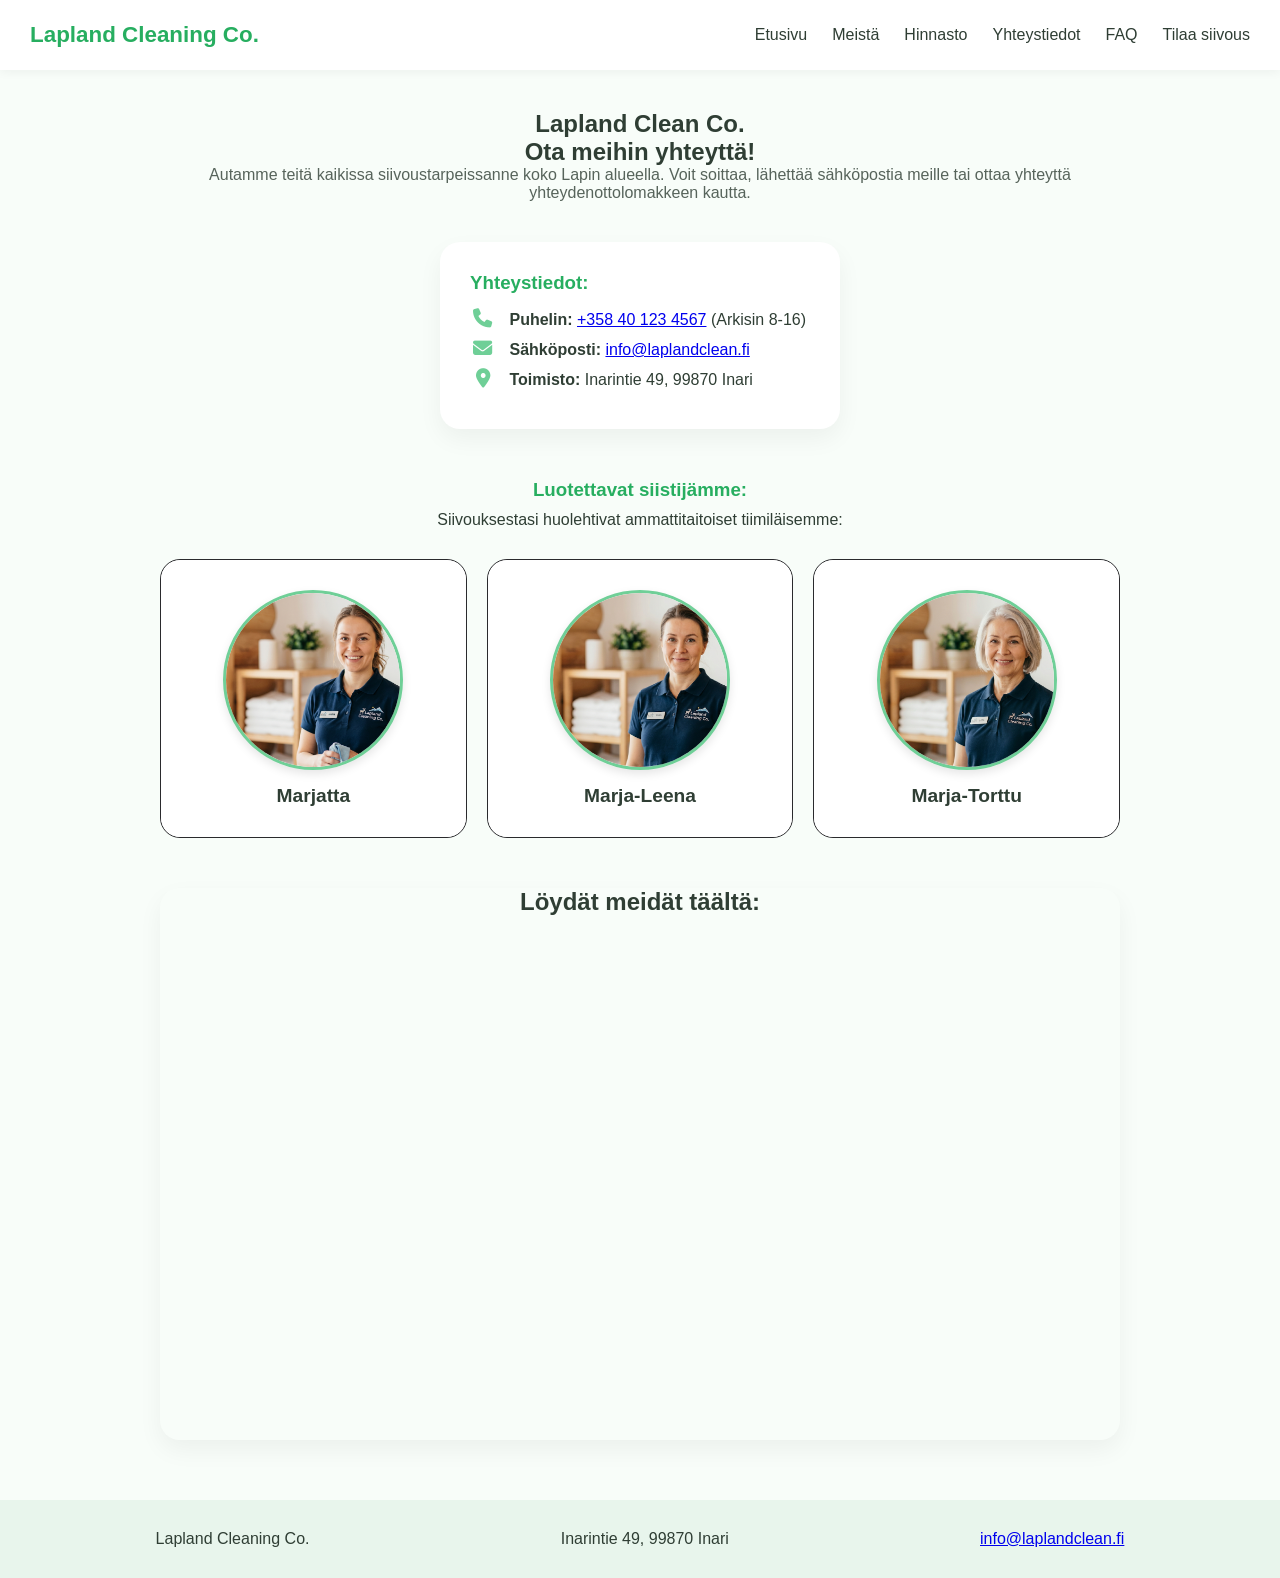
<file: contacts.html>
<!DOCTYPE html>
<html lang="fi">
<head>
  <meta charset="UTF-8">
  <meta name="viewport" content="width=device-width, initial-scale=1.0">
  <title>Yhteystiedot</title>
  <meta name="description" content="Siistijämme palvelevat koko Lapin alueella, edulliset mökki ja muuttosiivouspalvelut Lapissa"> <!--sisällönkuvaus jotta SEO pisteet 100%-->
  <link rel="icon" type="image/x-icon" href="koti.png"> <!--favicon kuvake välilehden reunaan-->
  <link rel="stylesheet" href="https://cdnjs.cloudflare.com/ajax/libs/font-awesome/6.4.0/css/all.min.css">
  <link rel="stylesheet" href="styles.css">

</head>

    <body>
<!--<main class="yhteystiedot">-->
    <header class="site-header">
        <nav class="navbar">
            <div class="logo">Lapland Cleaning Co.</div>

            <input type="checkbox" id="menu-toggle">

            <label for="menu-toggle" class="hamburger">
                <span></span>
                <span></span>
                <span></span>
            </label>

            <ul class="nav-links">
                <li><a href="index.html">Etusivu</a></li>
                <li><a href="info.html">Meistä</a></li>
                <li><a href="hinnasto.html">Hinnasto</a></li>
                <li><a href="contacts.html">Yhteystiedot</a></li>
                <li><a href="faq.html">FAQ</a></li>
                <li><a href="contact_form.html">Tilaa siivous</a></li>
            </ul>
        </nav>
    </header>

<main class="main-contacts">
        <section class="hero-section">
            <h1>Lapland Clean Co.</h1>
            <h2>Ota meihin yhteyttä!</h2>
            <p>Autamme teitä kaikissa siivoustarpeissanne koko Lapin alueella. Voit soittaa, lähettää sähköpostia meille tai ottaa yhteyttä yhteydenottolomakkeen kautta.</p>
        </section>

<section class="contact-details-section">
            <div class="contact-details">
                <h3>Yhteystiedot:</h3>
                <p><i class="fa-solid fa-phone"></i> <strong>Puhelin:</strong> <a href="tel:+358401234567">+358 40 123 4567</a> (Arkisin 8-16)</p>
                <p><i class="fa-solid fa-envelope"></i> <strong>Sähköposti:</strong> <a href="mailto:info@laplandclean.fi">info@laplandclean.fi</a></p>
                <p><i class="fa-solid fa-location-dot"></i> <strong>Toimisto:</strong> Inarintie 49, 99870 Inari</p>
            </div>
        </section>

        <section class="cleaners-section">
            <h3>Luotettavat siistijämme:</h3>
            <p>Siivouksestasi huolehtivat ammattitaitoiset tiimiläisemme:</p>
            
            <div class="cleaners-grid">
                <div class="cleaner-card">
                    <img src="marjatta2.jpg" alt="Siistijä Marjatta" class="cleaner-img" loading="lazy">
                    <h4>Marjatta</h4>
                </div>
                <div class="cleaner-card">
                    <img src="marjaleena2.jpg" alt="Siistijä Marja-Leena" class="cleaner-img" loading="lazy">
                    <h4>Marja-Leena</h4>
                </div>
                <div class="cleaner-card">
                    <img src="marjatorttu2.jpg" alt="Siistijä Marja-Torttu" class="cleaner-img" loading="lazy">
                    <h4>Marja-Torttu</h4>
                </div>
            </div>
        </section>

        <section class="map-container">
            <h2>Löydät meidät täältä:</h2>
            <iframe title="Lapland Cleaning Co. toimiston sijainti kartalla"
                src="https://maps.google.com/maps?q=Inarintie%2049,%2099870%20Inari&t=&z=18&ie=UTF8&iwloc=&output=embed" 
                width="100%" 
                height="500" 
                style="border: 0;" 
                allowfullscreen="" 
                loading="lazy"> <!--kartta ladataan vasta kun rullaa sivun alareunaan = sivulatautuu nopeammin ym.-->
            </iframe>
        </section>
    </main>        
        
        <footer>
        <div>Lapland Cleaning Co.</div>
        <div>Inarintie 49, 99870 Inari</div>
        <div><a href="mailto:info@laplandclean.fi">info@laplandclean.fi</a></div>
        </footer>
    </body>

</html>
</file>
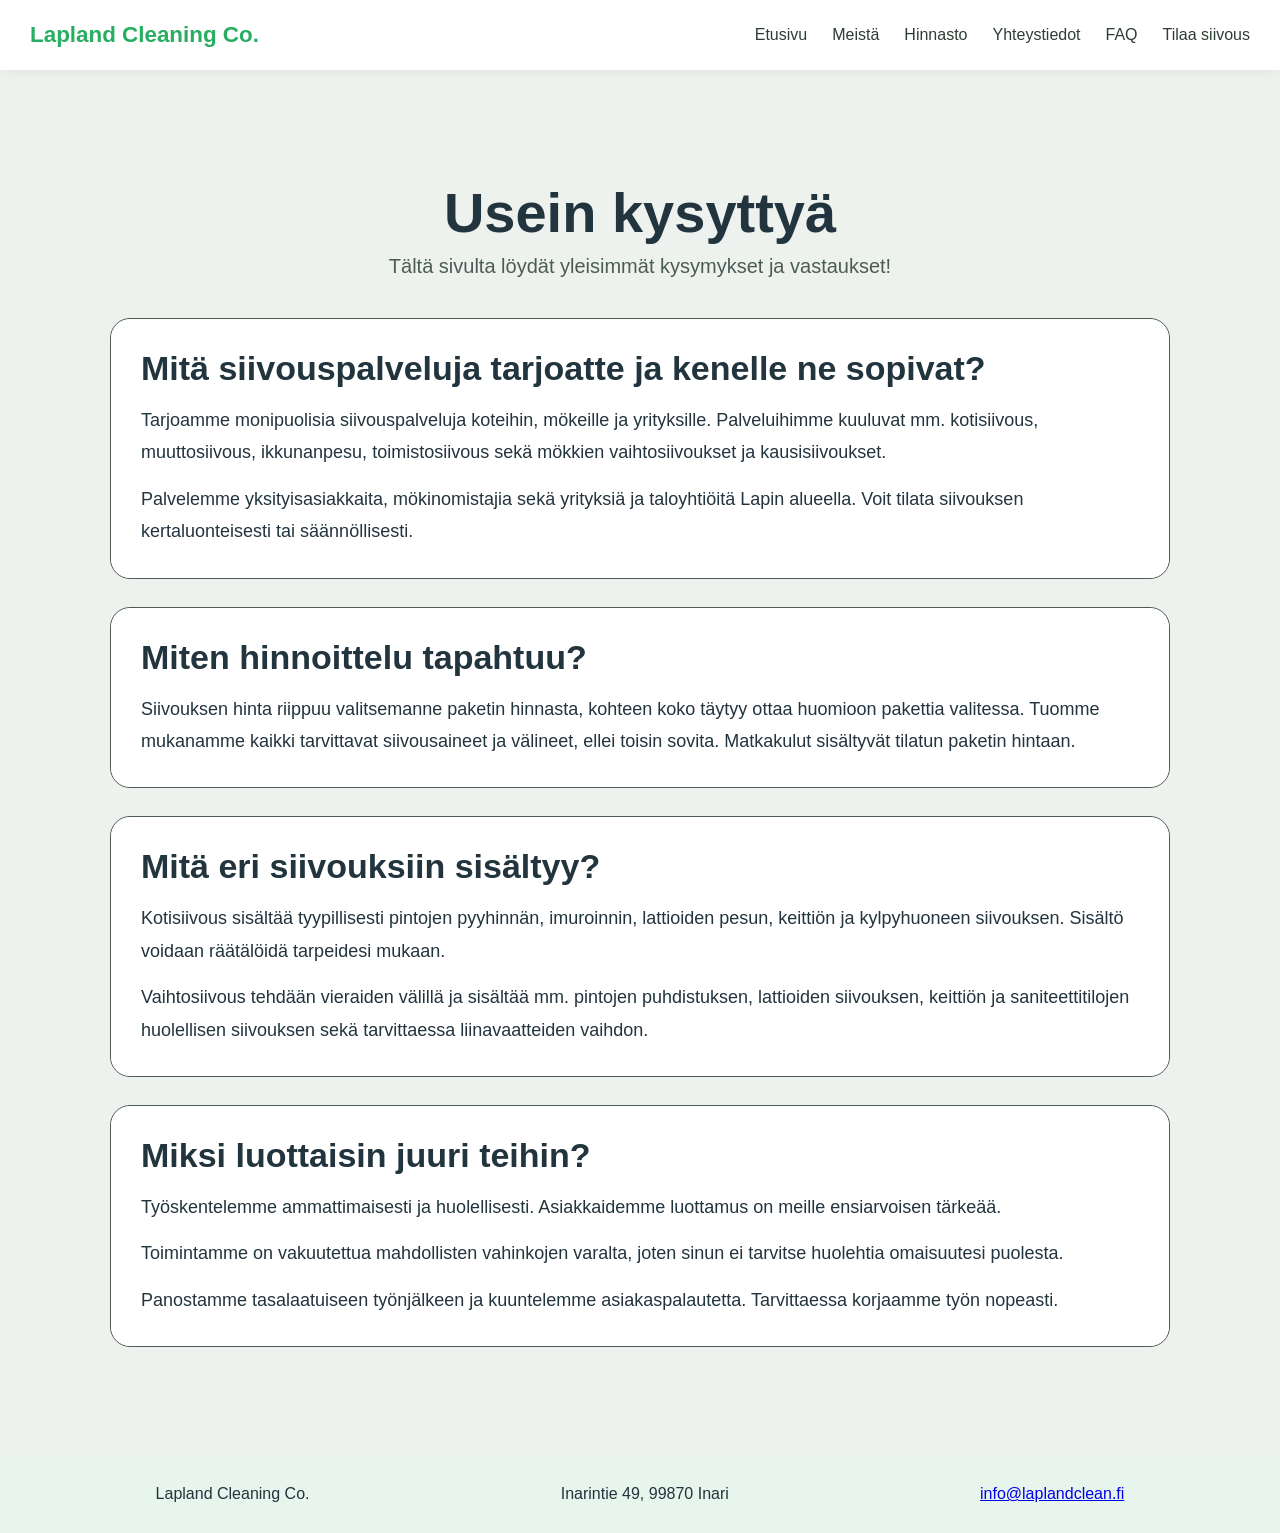
<file: faq.html>
<!DOCTYPE html>
<html lang="fi">
<head>
  <link rel="icon" type="image/x-icon" href="koti.png">  
  <meta charset="UTF-8">
  <title>FAQ</title>
  <link rel="stylesheet" href="styles.css">
</head>


<main class="faq">
    <header class="site-header">
        <nav class="navbar">
            <div class="logo">Lapland Cleaning Co.</div>

            <input type="checkbox" id="menu-toggle">

            <label for="menu-toggle" class="hamburger">
                <span></span>
                <span></span>
                <span></span>
            </label>

            <ul class="nav-links">
                <li><a href="index.html">Etusivu</a></li>
                <li><a href="info.html">Meistä</a></li>
                <li><a href="hinnasto.html">Hinnasto</a></li>
                <li><a href="contacts.html">Yhteystiedot</a></li>
                <li><a href="faq.html">FAQ</a></li>
                <li><a href="contact_form.html">Tilaa siivous</a></li>
            </ul>
        </nav>
    </header>
    <body class="about-page">
        
        <main class="about-container">
            <section class="about-hero">
                <h1>Usein kysyttyä</h1>
                <p>Tältä sivulta löydät yleisimmät kysymykset ja vastaukset!</p>
            </section>

            <section class="about-card">
                <h2>Mitä siivouspalveluja tarjoatte ja kenelle ne sopivat?</h2>
                <p>
                    Tarjoamme monipuolisia siivouspalveluja koteihin, mökeille ja yrityksille. Palveluihimme kuuluvat mm. kotisiivous, muuttosiivous, ikkunanpesu, toimistosiivous sekä mökkien vaihtosiivoukset ja kausisiivoukset.
                </p>

                <p>
                    Palvelemme yksityisasiakkaita, mökinomistajia sekä yrityksiä ja taloyhtiöitä Lapin alueella. Voit tilata siivouksen kertaluonteisesti tai säännöllisesti.
                </p>
            </section>

            <section class="about-card">
                <h2>Miten hinnoittelu tapahtuu?</h2>
                <p>
                    Siivouksen hinta riippuu valitsemanne paketin hinnasta, kohteen koko täytyy ottaa huomioon pakettia valitessa. 
                    Tuomme mukanamme kaikki tarvittavat siivousaineet ja välineet, ellei toisin sovita. Matkakulut sisältyvät tilatun paketin hintaan.
                </p>

            </section>

            <section class="about-card">
                <h2>Mitä eri siivouksiin sisältyy?</h2>
                <p>
                    Kotisiivous sisältää tyypillisesti pintojen pyyhinnän, imuroinnin, lattioiden pesun, keittiön ja kylpyhuoneen siivouksen. Sisältö voidaan räätälöidä tarpeidesi mukaan.
                </p>

                <p>
                    Vaihtosiivous tehdään vieraiden välillä ja sisältää mm. pintojen puhdistuksen, lattioiden siivouksen, keittiön ja saniteettitilojen huolellisen siivouksen sekä tarvittaessa liinavaatteiden vaihdon.
                </p>

            </section>

            <section class="about-card">
                <h2>Miksi luottaisin juuri teihin?</h2>
                <p>
                    Työskentelemme ammattimaisesti ja huolellisesti. Asiakkaidemme luottamus on meille ensiarvoisen tärkeää.
                </p>

                <p>
                    Toimintamme on vakuutettua mahdollisten vahinkojen varalta, joten sinun ei tarvitse huolehtia omaisuutesi puolesta.
                </p>

                <p>
                    Panostamme tasalaatuiseen työnjälkeen ja kuuntelemme asiakaspalautetta. Tarvittaessa korjaamme työn nopeasti.
                </p>
            </section>

        
        </main>

            <footer>
            <div>Lapland Cleaning Co.</div>
            <div>Inarintie 49, 99870 Inari</div>
            <div><a href="mailto:info@laplandclean.fi">info@laplandclean.fi</a></div>
            </footer>
        
    </body>
</main>

</html>
</file>
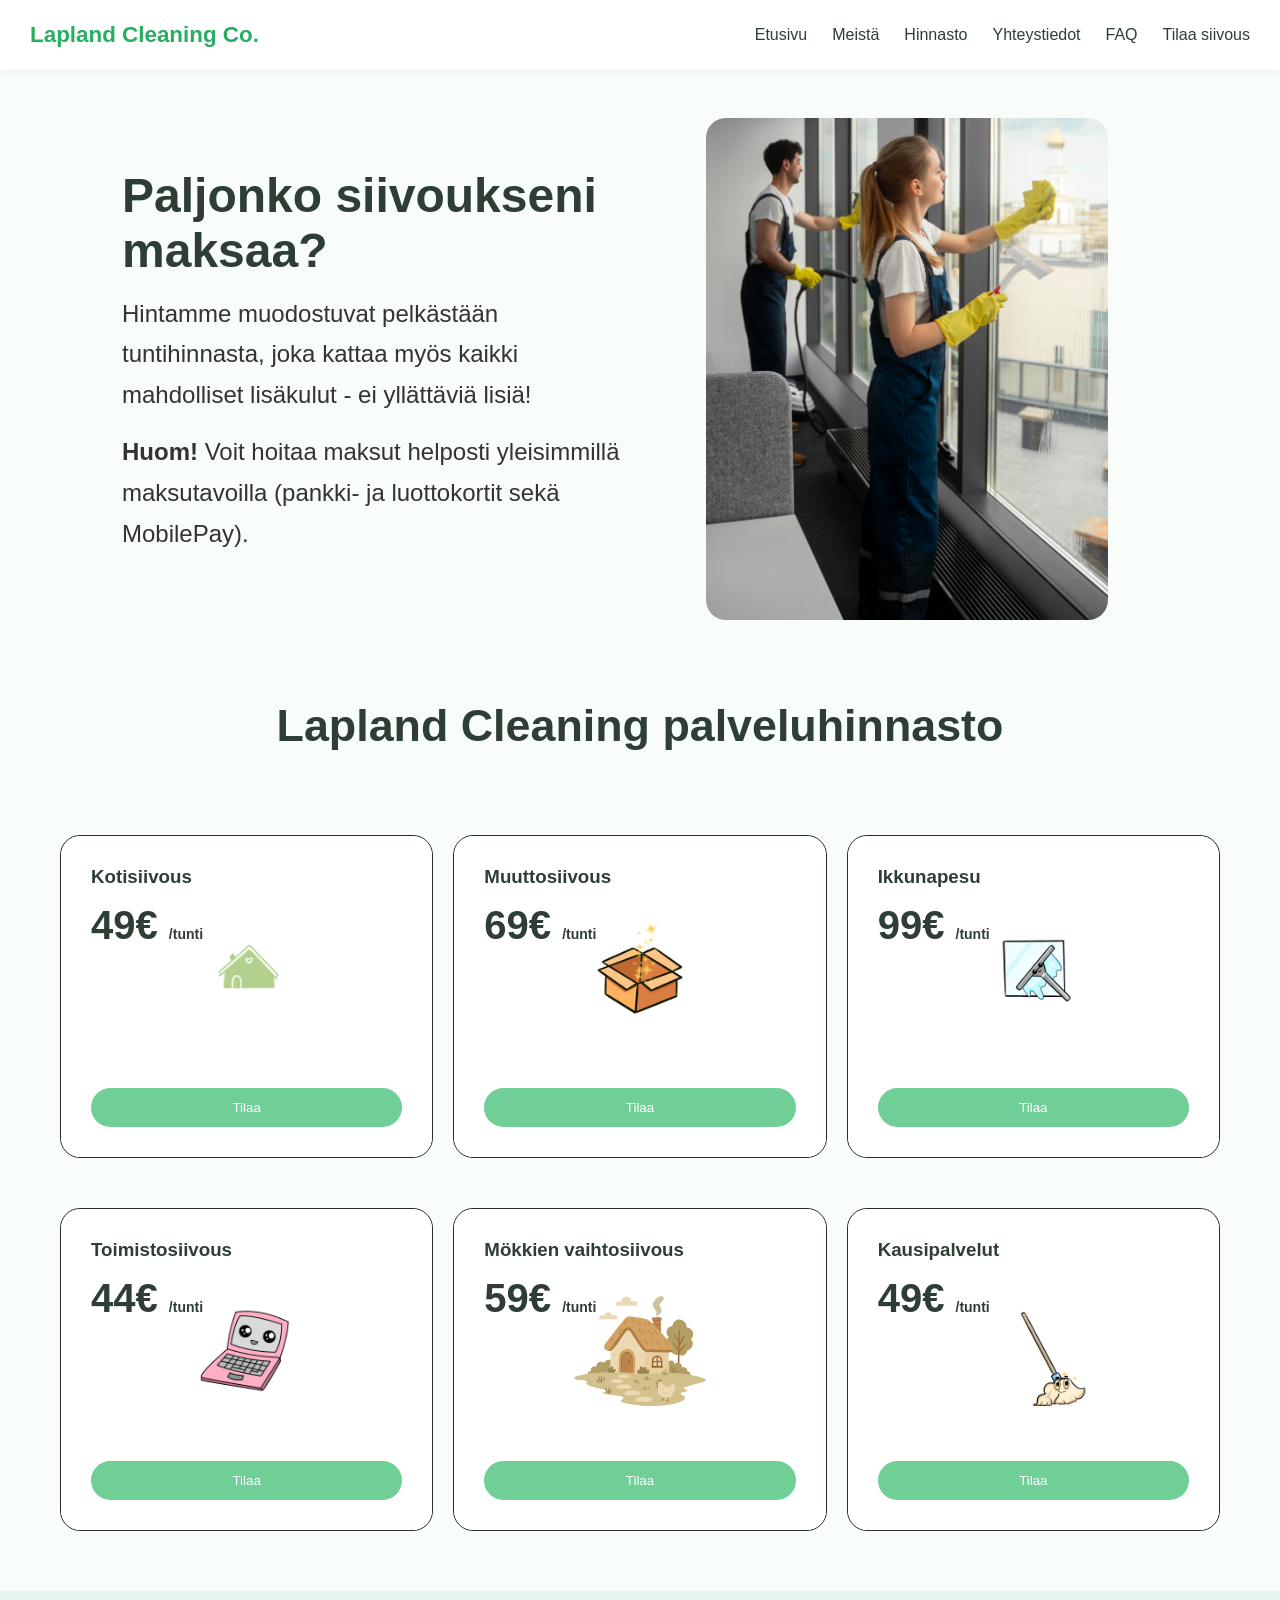
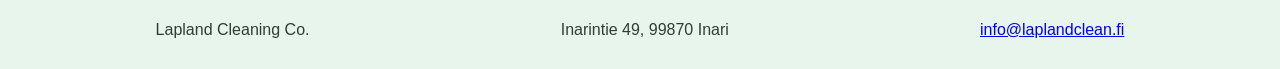
<file: hinnasto.html>
<!DOCTYPE html>
<html lang="fi">
<head>
  <link rel="icon" type="image/x-icon" href="koti.png">  
  <meta charset="UTF-8">
  <title>Hinnasto</title>
  <meta name="description" content="Kilpailukykyiset hintamme siivouksiin koko Lapin alueelle.">
  <link rel="stylesheet" href="styles.css">
</head>
<body class="hinnasto">
  <header class="site-header">
    <nav class="navbar">
      <div class="logo">Lapland Cleaning Co.</div>
      <input type="checkbox" id="menu-toggle">
      <label for="menu-toggle" class="hamburger">
        <span></span>
        <span></span>
        <span></span>
      </label>
      <ul class="nav-links">
        <li><a href="index.html">Etusivu</a></li>
        <li><a href="info.html">Meistä</a></li>
        <li><a href="hinnasto.html">Hinnasto</a></li>
        <li><a href="contacts.html">Yhteystiedot</a></li>
        <li><a href="faq.html">FAQ</a></li>
        <li><a href="contact_form.html">Tilaa siivous</a></li>
      </ul>
    </nav>
  </header>
  <main class="hinnasto2">
    <section class="hero-hinnasto">
      <div class="hero-teksti">
        <h1>Paljonko siivoukseni maksaa?</h1>
        <p>Hintamme muodostuvat pelkästään tuntihinnasta, joka kattaa myös kaikki mahdolliset lisäkulut - ei yllättäviä lisiä!</p>
        <p class="huom-teksti">
          <strong>Huom!</strong> Voit hoitaa maksut helposti yleisimmillä 
          maksutavoilla (pankki- ja luottokortit sekä MobilePay).
        </p>
      </div>
      <div class="hero-kuva">
        <img src="siivooja.jpg" alt="Siivouspalvelu">
      </div>
    </section>
    <h2 class="hinnasto-otsikko">Lapland Cleaning palveluhinnasto</h2>
    <div class="hinnoittelu">
      <div class="kortti">
        <h3>Kotisiivous</h3>
        <p class="hinta">49€ <span>/tunti</span></p>
        <div class="kortti-media">  
          <img class="kortti-kuva" src="koti.png" alt="Kiian piirtämä kuva kodista :)">
          <p class="kuvaus">Pölyjen pyyhintä, mattojen imurointi, lattioiden kosteapyyhintä. Lisäksi keittiön kaikki tasot, liesi, lavuaari pestään ja kylpyhuoneen saniteettitilat siivotaan huolellisesti.</p>
        </div>
        <button class="nappi">Tilaa</button>
      </div>
      <div class="kortti">
        <h3>Muuttosiivous</h3>
        <p class="hinta">69€ <span>/tunti</span></p>
        <div class="kortti-media">
          <img class="kortti-kuva" src="muutto.png" alt="Kiian piirtämä kuva muuttolaatikosta :)">
          <p class="kuvaus">Sisältää kaikkien pintojen pyyhinnän, lattioiden imuroinnin ja moppauksen, keittiön kodinkoneiden (uuni, jääkaappi) puhdistuksen, kaappien sisä- ja ulkopinnat, wc/kylpyhuonetilojen perusteellisen pesun, lattiakaivojen puhdistuksen sekä ilmanvaihtoventtiilien pyyhinnän.</p>
          </div>
        <button class="nappi">Tilaa</button>
      </div>
      <div class="kortti">
        <h3>Ikkunapesu</h3>
        <p class="hinta">99€ <span>/tunti</span></p>
        <div class="kortti-media">
          <img class="kortti-kuva" src="ikkuna.png" alt="Kiian piirtämä kuva ikkunalastasta :)">
          <p class="kuvaus">Sisältää kaikkien lasipintojen pesun sisä-, väli- ja ulkopuolelta, ikkunakarmien ja -lautojen pyyhkimisen, sälekaihtimien puhdistuksen sekä tarvittaessa kalusteiden siirron.</p>
        </div>
        <button class="nappi">Tilaa</button>
      </div>
      <div class="kortti">
        <h3>Toimistosiivous</h3>
        <p class="hinta">44€ <span>/tunti</span></p>
        <div class="kortti-media">
          <img class="kortti-kuva" src="läppäri.png" alt="Söpö läppärikuva napattu pixabaysta">
          <p class="kuvaus">Sisältää lattioiden imuroinnin ja nihkeäpyyhinnän, työpisteiden tasojen ja kosketuspintojen pyyhinnän, roskakorien tyhjennyksen, keittiö-/taukotilojen huollon sekä saniteettitilojen perusteellisen puhdistuksen ja desinfioinnin.</p>
        </div>
        <button class="nappi">Tilaa</button>
      </div>
      <div class="kortti">
        <h3>Mökkien vaihtosiivous</h3>
        <p class="hinta">59€ <span>/tunti</span></p>
        <div class="kortti-media">
          <img class="kortti-kuva" src="mökki.svg" alt="Pixabaysta napattu mökkikuva">
          <p class="kuvaus">Sisältää kaikkien pintojen pyyhinnän, lattioiden imuroinnin ja moppauksen, keittiön kodinkoneiden (uuni, jääkaappi) puhdistuksen, kaappien sisä- ja ulkopinnat, ulkohuussin/wc/kylpyhuonetilojen perusteellisen pesun, lattiakaivojen puhdistuksen sekä ilmanvaihtoventtiilien pyyhinnän.</p>
        </div>
        <button class="nappi">Tilaa</button>
      </div>
      <div class="kortti">
        <h3>Kausipalvelut</h3>
        <p class="hinta">49€ <span>/tunti</span></p>
        <div class="kortti-media">
          <img class="kortti-kuva" src="harja.png" alt="Kiian piirtämä kuva harjasta :)">
          <p class="kuvaus">Sisältää valitsemasi seuraavista: Lumityöt, nuohous, haravointi, terassin siivous, ruohonleikkuu tai rännien puhdistus.</p>
        </div>
        <button class="nappi">Tilaa</button>
      </div>
    </div>
  </main>
  <footer>
    <div>Lapland Cleaning Co.</div>
    <div>Inarintie 49, 99870 Inari</div>
    <div><a href="mailto:info@laplandclean.fi">info@laplandclean.fi</a></div>
  </footer>
</body>
</html>
</file>
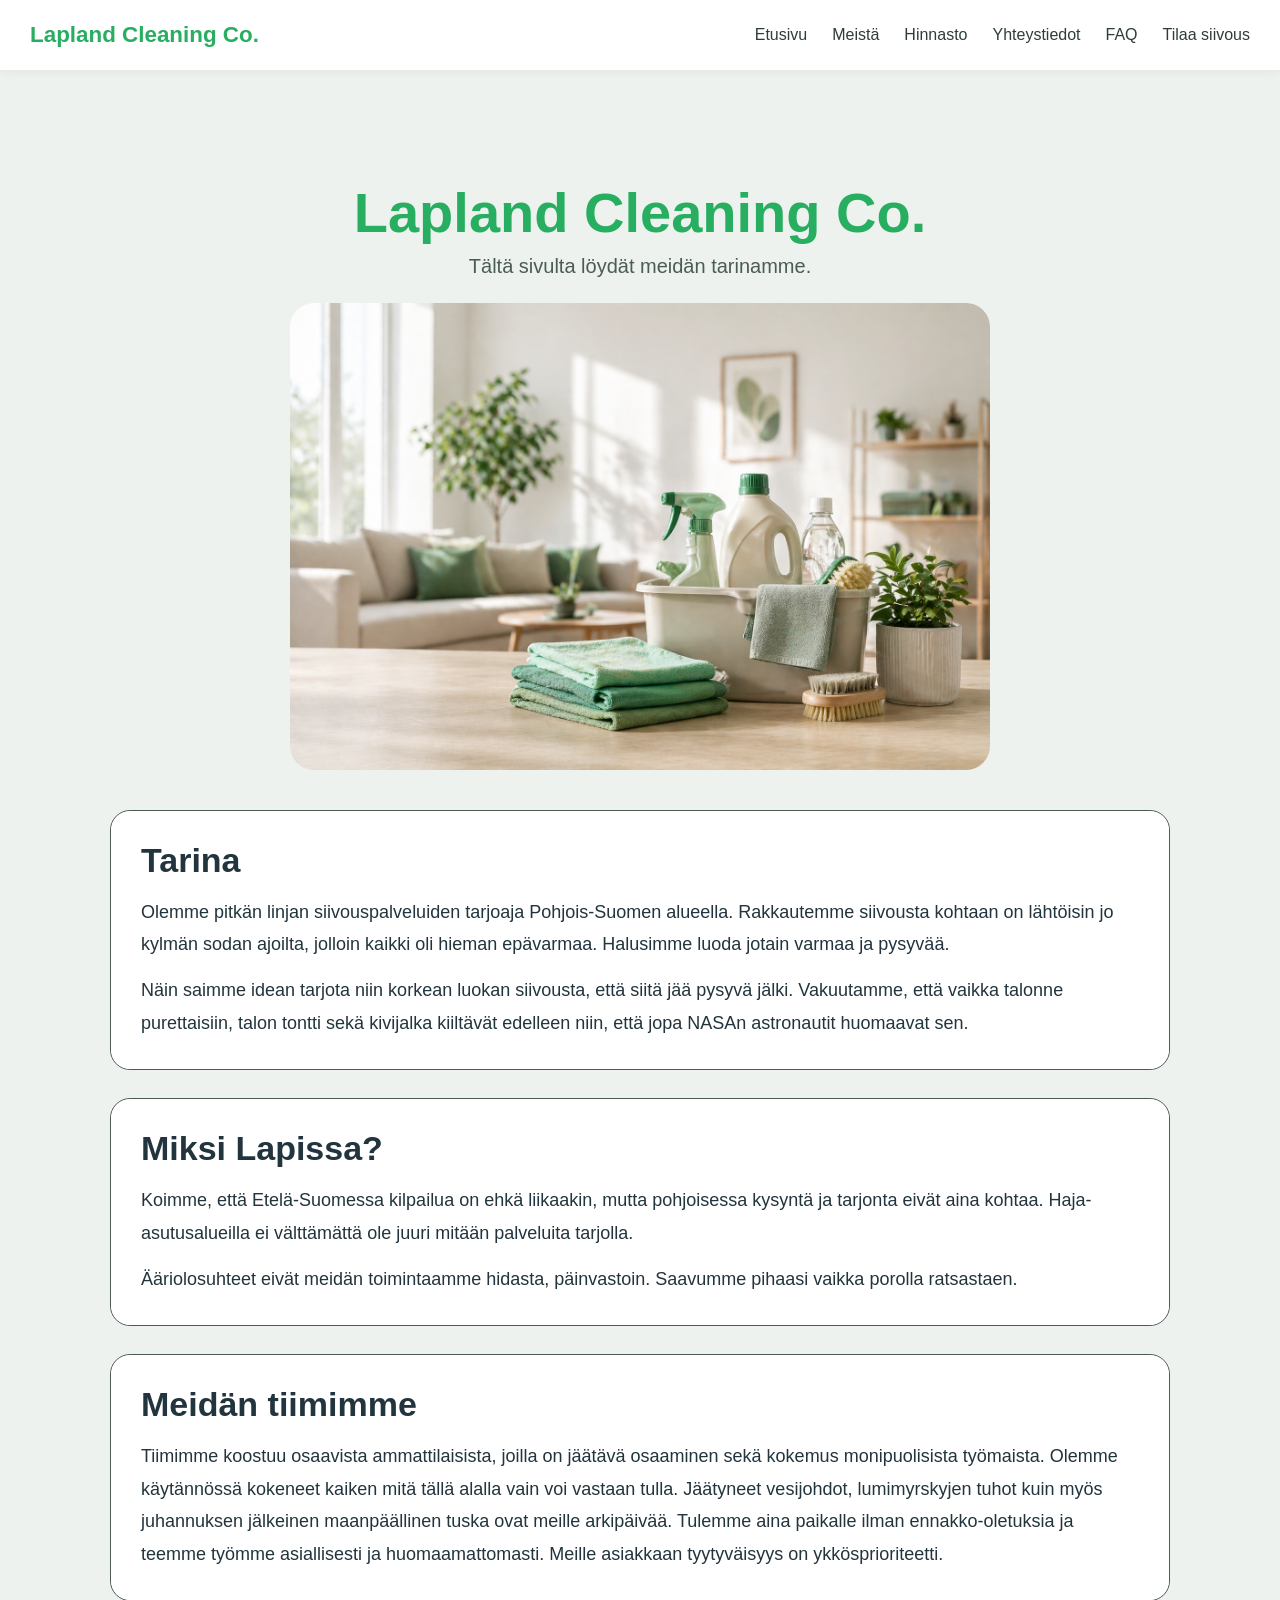
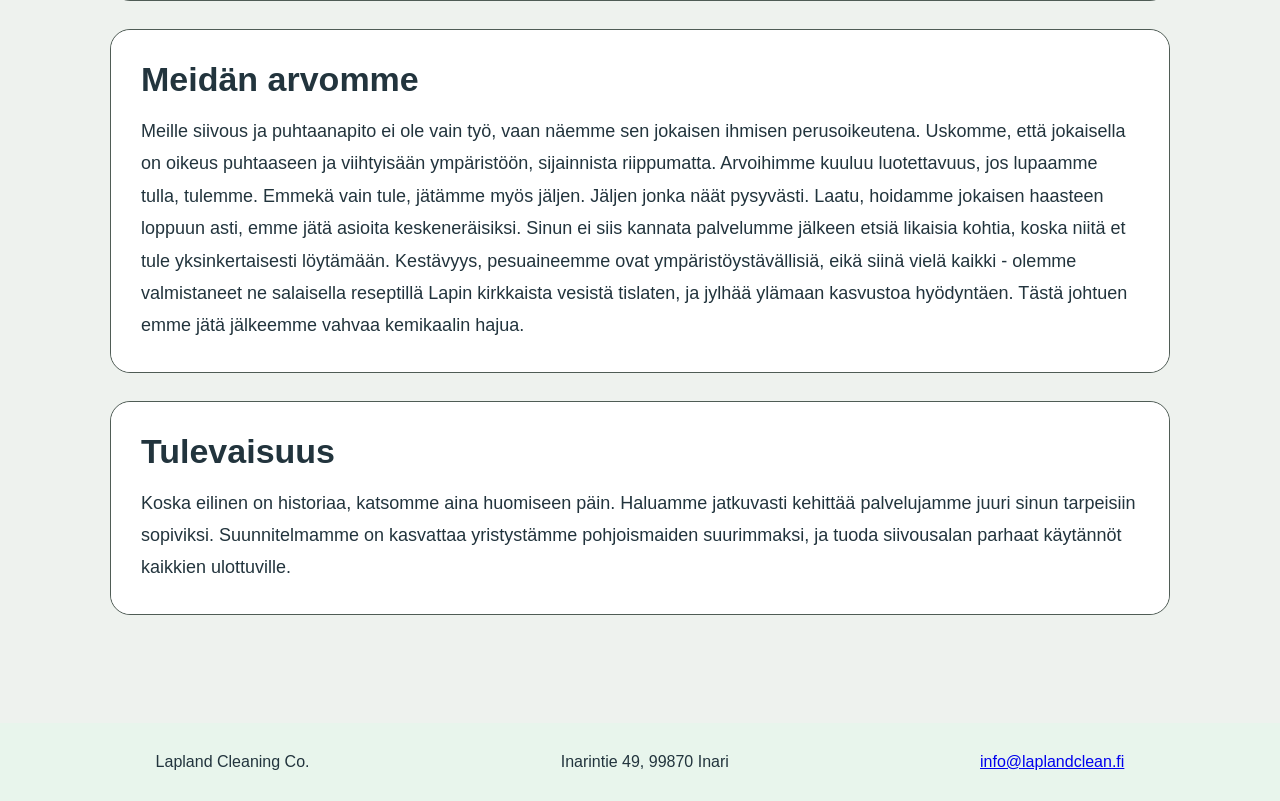
<file: info.html>
<!DOCTYPE html>
<html lang="fi">
<head>
  <meta charset="UTF-8">
  <title>Meistä</title>
  <link rel="stylesheet" href="styles.css">
  <link rel="icon" type="image/x-icon" href="koti.png">
</head>


<main class="info">
    <header class="site-header">
        <nav class="navbar">
            <div class="logo">Lapland Cleaning Co.</div>

            <input type="checkbox" id="menu-toggle">

            <label for="menu-toggle" class="hamburger">
                <span></span>
                <span></span>
                <span></span>
            </label>

            <ul class="nav-links">
                <li><a href="index.html">Etusivu</a></li>
                <li><a href="info.html">Meistä</a></li>
                <li><a href="hinnasto.html">Hinnasto</a></li>
                <li><a href="contacts.html">Yhteystiedot</a></li>
                <li><a href="faq.html">FAQ</a></li>
                <li><a href="contact_form.html">Tilaa siivous</a></li>
            </ul>
        </nav>
    </header>
    <body class="about-page">
        
        <main class="about-container">
            <section class="about-hero">
                <h1 class="logo">Lapland Cleaning Co.</h1>
                <p>Tältä sivulta löydät meidän tarinamme.</p>
                <div class="hero-img-wrapper">
                <img src="infokuva.png" alt="siivouskuva" class="hero-img">
                </div>    
            </section>

            <section class="about-card">
                <h2>Tarina</h2>
                <p>
                    Olemme pitkän linjan siivouspalveluiden tarjoaja Pohjois-Suomen alueella.
                    Rakkautemme siivousta kohtaan on lähtöisin jo kylmän sodan ajoilta,
                    jolloin kaikki oli hieman epävarmaa. Halusimme luoda jotain varmaa ja pysyvää.
                </p>

                <p>
                    Näin saimme idean tarjota niin korkean luokan siivousta, että siitä jää pysyvä jälki.
                    Vakuutamme, että vaikka talonne purettaisiin, talon tontti sekä kivijalka
                    kiiltävät edelleen niin, että jopa NASAn astronautit huomaavat sen.
                </p>
            </section>

            <section class="about-card">
                <h2>Miksi Lapissa?</h2>
                <p>
                    Koimme, että Etelä-Suomessa kilpailua on ehkä liikaakin, mutta pohjoisessa
                    kysyntä ja tarjonta eivät aina kohtaa. Haja-asutusalueilla ei välttämättä
                    ole juuri mitään palveluita tarjolla.
                </p>

                <p>
                    Ääriolosuhteet eivät meidän toimintaamme hidasta, päinvastoin.
                    Saavumme pihaasi vaikka porolla ratsastaen.
                </p>
            </section>

            <section class="about-card">
                <h2>Meidän tiimimme</h2>
                <p>
                    Tiimimme koostuu osaavista ammattilaisista, joilla on jäätävä osaaminen
                    sekä kokemus monipuolisista työmaista. Olemme käytännössä kokeneet
                    kaiken mitä tällä alalla vain voi vastaan tulla.
                    Jäätyneet vesijohdot, lumimyrskyjen tuhot kuin myös juhannuksen
                    jälkeinen maanpäällinen tuska ovat meille arkipäivää.
                    Tulemme aina paikalle ilman ennakko-oletuksia ja teemme
                    työmme asiallisesti ja huomaamattomasti. Meille asiakkaan tyytyväisyys
                    on ykkösprioriteetti.
                </p>

            </section>

            <section class="about-card">
                <h2>Meidän arvomme</h2>
                <p>
                    Meille siivous ja puhtaanapito ei ole vain työ, vaan näemme sen
                    jokaisen ihmisen perusoikeutena. Uskomme, että jokaisella on
                    oikeus puhtaaseen ja viihtyisään ympäristöön, sijainnista riippumatta.
                    Arvoihimme kuuluu luotettavuus, jos lupaamme tulla, tulemme.
                    Emmekä vain tule, jätämme myös jäljen. Jäljen jonka näät pysyvästi.
                    Laatu, hoidamme jokaisen haasteen loppuun asti, emme jätä asioita
                    keskeneräisiksi. Sinun ei siis kannata palvelumme jälkeen etsiä
                    likaisia kohtia, koska niitä et tule yksinkertaisesti löytämään.
                    Kestävyys, pesuaineemme ovat ympäristöystävällisiä, eikä siinä vielä
                    kaikki - olemme valmistaneet ne salaisella reseptillä Lapin
                    kirkkaista vesistä tislaten, ja jylhää ylämaan kasvustoa hyödyntäen.
                    Tästä johtuen emme jätä jälkeemme vahvaa kemikaalin hajua.
                </p>
            </section>

            <section class="about-card">
                <h2>Tulevaisuus</h2>
                <p>
                    Koska eilinen on historiaa, katsomme aina huomiseen päin.
                    Haluamme jatkuvasti kehittää palvelujamme juuri sinun tarpeisiin
                    sopiviksi. Suunnitelmamme on kasvattaa yristystämme pohjoismaiden
                    suurimmaksi, ja tuoda siivousalan parhaat käytännöt kaikkien
                    ulottuville.
                </p>
            </section>
        
        </main>

            <footer>
            <div>Lapland Cleaning Co.</div>
            <div>Inarintie 49, 99870 Inari</div>
            <div><a href="mailto:info@laplandclean.fi">info@laplandclean.fi</a></div>
            </footer>
        
    </body>
</main>

</html>
</file>
<file: styles.css>
/* ===== Perus muuttujat ===== */
:root {
  --green: #6fcf97;
  --dark-green: #27ae60;
  --light: #f8fdf9;
  --text: #2f3e34;
  --card: #ffffff;
  --nav-height: 70px;
}

/* ===== Nollaus ===== */
* {
  margin: 0;
  padding: 0;
  box-sizing: border-box;
  font-family: 'Inter', sans-serif;
}

body {
  background: var(--light);
  color: var(--text);
}

/* ========================= */
/* ======= Vaan Navi ======= */
/* ========================= */

.site-header {
  position: fixed;
  top: 0;
  width: 100%;
  height: var(--nav-height);
  z-index: 1000;
  background: white;
  box-shadow: 0 2px 10px rgba(0,0,0,0.05);
}

.navbar {
  width: 100%;
  height: 100%;
  display: flex;
  align-items: center;
  justify-content: space-between;
  padding: 0 30px;
}

.logo {
  font-weight: bold;
  font-size: 1.4rem;
  color: var(--dark-green);
}

.nav-links {
  list-style: none;
  display: flex;
  gap: 25px;
}

.nav-links a {
  text-decoration: none;
  color: var(--text);
  position: relative;
}

/* underline animation */
.nav-links a::after {
  content: "";
  position: absolute;
  width: 0%;
  height: 2px;
  background: var(--green);
  left: 0;
  bottom: -5px;
  transition: 0.3s;
}

.nav-links a:hover::after {
  width: 100%;
}

/* HAMBURGER */
#menu-toggle {
  display: none;
}

.hamburger {
  width: 32px;
  height: 24px;
  position: relative;
  display: none;
  flex-direction: column;
  justify-content: space-between;
  cursor: pointer;
}

.hamburger span {
  display: block;
  height: 3px;
  width: 100%;
  background: var(--text);
  border-radius: 2px;
  transition: all 0.3s ease;
  transform-origin: center;
}

/* Täydellinen X */
#menu-toggle:checked + .hamburger span:nth-child(1) {
  transform: rotate(45deg) translateY(14.5px);
}

#menu-toggle:checked + .hamburger span:nth-child(2) {
  opacity: 0;
}

#menu-toggle:checked + .hamburger span:nth-child(3) {
  transform: rotate(-45deg) translateY(-14.5px);
}

/* =============================== */
/* ======= Sivujen sisällöt ====== */
/* =============================== */

.etusivu {
  padding-top: var(--nav-height);
}

/* HERO */
.etusivu .hero {
  padding: 80px 20px;
  text-align: center;
  background-image: url(lappi_kuva.jpg);
  background-size: 3000px;
  animation: fadeUp 1s ease;
}

.etusivu .hero h1 {
  font-size: 2.5rem;
  margin-bottom: 15px;
}

.etusivu .hero p {
  margin-bottom: 25px;
  opacity: 0.8;
}

.hero-image {
  max-width: 50%;
  margin: auto;
  background: #dff5e7;
  border-radius: 20px;
  display: flex;
  align-items: center;
  justify-content: center;
}

/* CONTENT */
.etusivu .content {
  display: grid;
  grid-template-columns: 1fr 1fr 280px;
  gap: 25px;
  padding: 60px 30px;
  font-size: 18px;
}

.left, .middle {
  width: 100%;
  height: auto;
  background: var(--card);
  padding: 20px;
  border-radius: 20px;
  box-shadow: 0 10px 25px rgba(0,0,0,0.05);
  transition: 0.3s;
  border: 1px solid #2a2a2d;
  box-sizing: border-box;
}

.left:hover, .middle:hover {
  transform: translateY(-5px);
}

.right {
  display: flex;
  flex-direction: column;
  gap: 20px;
}

.card {
  border-radius: 20px;
  padding: 30px;
  border: 1px solid #2a2a2d;
  display: flex;
  flex-direction: column;
  gap: 15px;
  transition: 0.3s;
  position: relative;
  isolation: isolate;
  box-sizing: border-box;

  &::after {
    content: "";
    position: absolute;
    inset: 0;
    background: var(--card);
    border-radius: 20px;
    z-index: -1;
  }
  &::before {
    content: "";
    position: absolute;
    inset: 0;
    background: var(--green);
    border-radius: 20px;
    z-index: -2;
    opacity: 0;
    transition: 0.4s ease;
    }
    &:hover::before {
    transform: rotate(-3deg) translate(-8px, -4px);
    opacity: 1;
    }
    &:hover {
    transform: translateY(-5px);
    border-color: #3a3a3f;
    }
}



/* HINNASTO */
.hinnasto2 {
  padding-top: var(--nav-height);
  margin: 0;
  background: var(--light);
  color: var(--text);
  font-family: 'Inter', sans-serif;

  .hero-hinnasto {
    display: flex;
    align-items: center;
    gap: 2rem;
    padding: 3rem 2rem;
    max-width: 1100px;
    margin: 0 auto;
  }
  .hero-teksti {
    flex: 1;
  }
  .hero-teksti h1 {
    font-size: 3rem;
    font-weight: 800;
    margin-bottom: 1rem;
  }
  .hero-teksti p {
    font-size: 1.5rem;
    line-height: 1.7;
    color: #333;
    margin-bottom: 1rem;
  }
  .huom-teksti {
    color: #1a4f8a;
  }
  .hero-kuva {
  flex: 1;
  display: flex;
  justify-content: center;
}
.hero-kuva img {
  width: 80%;
  border-radius: 20px;
  object-fit: cover;
  aspect-ratio: 4/5;
}
  .hinnasto-otsikko {
    text-align: center;
    font-size: 2.8rem;
    font-weight: 700;
    margin: 2rem 0 1.5rem;
  }
  .hinnoittelu {
    display: grid;
    grid-template-columns: repeat(3, 1fr);
    gap: 20px;
    padding: 60px;
  }
  .kortti-media {
  position: relative;
  height: 110px;
  }

  .kortti-kuva {
  position: absolute;
  top: -40px;
  left: 0;
  right: 10px;
  bottom:  0;
  width: 100%;
  height: 100%;
  object-fit: contain;
  border-radius: 12px;
  opacity: 1;
  transition: opacity 0.3s ease;
  }

  .kuvaus {
  position: absolute;
  inset: 0;
  color: var(--text);
  opacity: 0;
  transition: opacity 0.3s ease;
  overflow-y: auto;
  }

  .kortti:hover .kortti-kuva {
  opacity: 0;
  }

  .kortti:hover .kuvaus {
  opacity: 1;
  }
  .kortti:nth-child(n+4) {
    margin-top: 30px;
  }
  .kortti {
    border-radius: 20px;
    padding: 30px;
    border: 1px solid #2a2a2d;
    display: flex;
    flex-direction: column;
    gap: 15px;
    transition: 0.3s;
    position: relative;
    isolation: isolate;

    &::after {
      content: "";
      position: absolute;
      inset: 0;
      background: var(--card);
      border-radius: 20px;
      z-index: -1;
    }
    &::before {
      content: "";
      position: absolute;
      inset: 0;
      background: var(--green);
      border-radius: 20px;
      z-index: -2;
      opacity: 0;
      transition: 0.4s ease;
    }
    &:hover::before {
      transform: rotate(-3deg) translate(-8px, -4px);
      opacity: 1;
    }
    &:hover {
      transform: translateY(-5px);
      border-color: #3a3a3f;
    }
  }
  .hinta {
    font-size: 40px;
    font-weight: 600;

    & span {
      font-size: 14px;
      color: var(--text);
    }
  }
  .kuvaus {
    color: var(--text);
    opacity: 0;
    transition: opacity 0.3s ease;
  }
  .kortti:hover .kuvaus {
    opacity: 1;
  }
  .nappi {
    margin-top: auto;
    padding: 12px;
    border-radius: 999px;
    border: none;
    background: var(--green);
    color: white;
    cursor: pointer;
    position: relative;
    overflow: hidden;

    &::before {
      content: "";
      position: absolute;
      top: 0;
      left: -100%;
      width: 60px;
      height: 100%;
      background: rgba(255, 255, 255, 0.3);
      transform: skewX(-20deg);
      transition: left 0.4s ease;
    }
    &:hover::before {
      left: 150%;
    }
  }
}


/* FOOTER */
footer {
  background: #e8f5ec;
  display: flex;
  justify-content: space-around;
  padding: 30px;
  margin-top: auto; /* Vaihdettu 40px -> auto */
}

/* ========================= */
/* ======= Animaatiot ====== */
/* ========================= */

@keyframes fadeUp {
  from {
    opacity: 0;
    transform: translateY(20px);
  }
  to {
    opacity: 1;
    transform: translateY(0);
  }
}

/* ============================ */
/* ===== Responsiivisuus ====== */
/* ============================ */

/* =============================== */
/* ====== Yhteystiedot-sivu ====== */
/* =============================== */

/* Pääsäiliö */
.main-contacts {
  padding-top: calc(var(--nav-height) + 40px);
  max-width: 1000px;
  margin: 0 auto;
  padding-left: 20px;
  padding-right: 20px;
  padding-bottom: 60px;
}

.hero-section {
  text-align: center;
  margin-bottom: 40px;
}

.hero-section p {
  opacity: 0.8;
}

/* Yhteystiedot keskitettynä omassa laatikossaan */
.contact-details-section {
  margin-bottom: 50px;
}

/* Yhteystietolaatikon kuvakkeiden tyylit */
.contact-details i {
  color: var(--green); /* vihreä väriä! */
  font-size: 1.2rem;
  margin-right: 10px;
  width: 25px; /* kuvakkeet samaan linjaan */
  text-align: center;
}

/* yhteystietolaatikko */
.contact-details {
  background: var(--card);
  padding: 30px;
  border-radius: 20px;
  box-shadow: 0 10px 25px rgba(0,0,0,0.05);
  text-align: left; /* ikonit ja teksti nätissä rivissä */
  max-width: 400px; /* estää laatikon venymisen liian leveäksi */
  margin: 0 auto; /* keskittää laatikon keskelle sivua */
  overflow-wrap: break-word; /* rivittää pitkät sanat laatikon sisälle */
  word-wrap: break-word;
}

/* teksti vasempaan reunaan?
.contact-details {
  text-align: left; 
}
*/

/*
.contact-details {
  background: var(--card);
  padding: 30px;
  border-radius: 20px;
  box-shadow: 0 10px 25px rgba(0,0,0,0.05);
  text-align: center;  Keskitetään teksti
}
*/

.contact-details h3 {
  color: var(--dark-green);
  margin-bottom: 15px;
}

.contact-details p {
  margin-bottom: 10px;
}

/* === siistijät (samat efektit kuin Miken hinnastossa) === */
.cleaners-section {
  text-align: center;
  margin-bottom: 50px;
}

.cleaners-section h3 {
  color: var(--dark-green);
  margin-bottom: 10px;
}

.cleaners-grid {
  display: grid;
  grid-template-columns: repeat(3, 1fr); /* kolme saraketta vierekkäin */
  gap: 20px;
  margin-top: 30px;
}

.cleaner-card {
  background: var(--card);
  padding: 30px;
  border-radius: 20px;
  border: 1px solid #2a2a2d;
  display: flex;
  flex-direction: column;
  justify-content: center;
  align-items: center;
  transition: 0.3s;
  position: relative;
  isolation: isolate;

  &::after {
    content: "";
    position: absolute;
    inset: 0;
    background: var(--card);
    border-radius: 20px;
    z-index: -1;
  }
  
  /* Vihreä varjolaatikko joka kääntyy esiin */
  &::before {
    content: "";
    position: absolute;
    inset: 0;
    background: var(--green);
    border-radius: 20px;
    z-index: -2;
    opacity: 0;
    transition: 0.4s ease;
  }
  
  &:hover::before {
    transform: rotate(-3deg) translate(-8px, -4px);
    opacity: 1;
  }
  
  &:hover {
    transform: translateY(-5px);
    border-color: #3a3a3f;
  }
}

.cleaner-card h4 {
  font-size: 1.2rem;
  color: var(--text);
}

/* siistijöiden profiilikuvat */
.cleaner-img {
  width: 180px;
  height: 180px;
  border-radius: 50%; /* pyöreä kuva */
  object-fit: cover; /* estää kuvan venymisen */
  margin-bottom: 15px;
  border: 3px solid var(--green); /* vihreä reunus */
  box-shadow: 0 4px 10px rgba(0,0,0,0.1);
}

/* Kartan tyylittely */
.map-container {
  border-radius: 20px;
  overflow: hidden;	/* kartan kulmien pyöristys, ettei iframe mene yli */
  box-shadow: 0 10px 25px rgba(0,0,0,0.05);
}

.map-container h2 {
  text-align: center;
  margin-bottom: 20px;
}

@media (max-width: 768px) {

  .hamburger {
    display: flex;
  }
  .hero-hinnasto {
    flex-direction: column;
  }
  .nav-links {
    position: absolute;
    top: var(--nav-height);
    right: 0;
    background: white;
    width: 100%;
    flex-direction: column;
    align-items: center;
    gap: 20px;

    max-height: 0;
    overflow: hidden;
    transition: 0.4s ease;
  }

  #menu-toggle:checked ~ .nav-links {
    max-height: 300px;
  }

  .etusivu .content {
    grid-template-columns: 1fr;
  }

  .right {
    flex-direction: column;
  }

  .card {
    flex: 1;
  }

  .etusivu footer {
    flex-direction: column;
    gap: 10px;
    text-align: center;
  }

/* Yhteystiedot-sivun uudet mobiiliasetukset */
  .cleaners-grid {
    grid-template-columns: 1fr; /* Puhelimella vain yksi sarake */
  }
  .contact-details {
    padding: 20px 15px;
  }
  
}

/* Info */

.about-page {
    background-color: #eef2ee;
    font-family: 'Inter', sans-serif;
    color: #22343d;
    padding-top: 90px;
}

.about-container {
    max-width: 1100px;
    margin: 0 auto;
    padding: 50px 20px 80px;
}

.about-hero {
    text-align: center;
    margin-bottom: 40px;
}

.about-hero h1 {
    font-size: 56px;
    margin-bottom: 10px;
    font-weight: 700;
}

.about-hero p {
    font-size: 20px;
    color: #4b5c55;
}

.about-card {
    background-color: #f7f7f7;
    border: 1px solid #4f5c55;
    border-radius: 20px;
    padding: 30px;
    margin-bottom: 28px;
    gap: 15px;
    transition: 0.3s;
    position: relative;
    isolation: isolate;

    &::after {
      content: "";
      position: absolute;
      inset: 0;
      background: var(--card);
      border-radius: 20px;
      z-index: -1;
    }
    &::before {
      content: "";
      position: absolute;
      inset: 0;
      background: var(--green);
      border-radius: 20px;
      z-index: -2;
      opacity: 0;
      transition: 0.4s ease;
    }
    &:hover::before {
      transform: rotate(-2deg) translate(-8px, -4px);
      opacity: 1;
    }
    &:hover {
      transform: translateY(-5px);
      border-color: #3a3a3f;
    }
}

.about-card h2 {
    font-size: 34px;
    margin-bottom: 16px;
    color: #22343d;
}

.about-card p {
    font-size: 18px;
    line-height: 1.8;
    margin-bottom: 14px;
}

.about-card p:last-child {
    margin-bottom: 0;
}

@media (max-width: 768px) {
    .about-container {
        padding: 30px 16px 50px;
    }

    .about-hero h1 {
        font-size: 38px;
    }

    .about-hero p {
        font-size: 18px;
    }

    .about-card {
        padding: 22px 20px;
    }

    .about-card h2 {
        font-size: 28px;
    }

    .about-card p {
        font-size: 16px;
        line-height: 1.7;
    }
}

.about-hero {
    text-align: center;
    margin-top: 40px;
}

.hero-img-wrapper {
    display: flex;
    justify-content: center;
    margin-top: 25px;
}

.hero-img {
    display: block;
    width: 700px;
    max-width: 90%;
    height: auto;
    border-radius: 24px;
}


/* LOMAKE */
.lomake {
  padding-top: var(--nav-height);
  min-height: 100vh;
  display: grid;
  grid-template-rows: auto 1fr auto;
  margin: 0;
  background: var(--light);
  color: var(--text);
  font-family: 'Inter', sans-serif;
  background-image: url(lappi_kuva.jpg);

.hero-lomake {
    display: flex;
    align-items: center;
    gap: 2rem;
    padding: 3rem 2rem;
    max-width: 1100px;
    margin: 0 auto;
  }
  .hero-teksti {
    flex: 1;
  }
  .hero-teksti h1 {
    font-size: 3rem;
    font-weight: 800;
    margin-bottom: 1rem;
  }
  .hero-teksti p {
    font-size: 1.5rem;
    line-height: 1.7;
    color: #333;
    margin-bottom: 1rem;
  }


.kortti {
  margin-top: 100px;
  background: var(--light);
  border-radius: 20px;
  padding: 30px;
  border: 1px solid #2a2a2d;
  display: flex;
  flex-direction: column;
  gap: 15px;
  transition: 0.3s;
  border-color: #3a3a3f;
  position: relative;
  isolation: isolate;

  &::after {
      content: "";
      position: absolute;
      inset: 0;
      background: var(--card);
      border-radius: 20px;
      z-index: -1;
    }
    &::before {
      content: "";
      position: absolute;
      inset: 0;
      background: var(--green);
      border-radius: 20px;
      z-index: -2;
      opacity: 0;
      transition: 0.4s ease;
    }
    &:hover::before {
      transform: rotate(-3deg) translate(-8px, -4px);
      opacity: 1;
    }
    &:hover {
      transform: translateY(-5px);
      border-color: #3a3a3f;
    }
  }


.listtyle {
  list-style: none;
  margin: 40px;

}

.listname {
  display: flex;
  flex-direction: row;
  justify-content: flex-start;
  text-align: right;
  font-size: 20px;
  font-weight: 600;
  margin: 10px;

& span {
  font-size: 14px;
  color: #aaa;
}
}

.nappi {
    margin-top: 30px;
    margin-left: 10px;
    padding: 12px;
    border-radius: 999px;
    width: 500px;
    border: none;
    
    background: var(--green);
    color: white;
    cursor: pointer;
    position: relative;
    overflow: hidden;

    &::before {
      content: "";
      position: absolute;
      top: 0;
      left: -100%;
      width: 60px;
      height: 100%;
      background: rgba(255, 255, 255, 0.3);
      transform: skewX(-20deg);
      transition: left 0.4s ease;
    }
    &:hover::before {
      left: 150%;
    }
  }


.input {
  flex: 0 0 200px;
  margin-left: 10px;
  margin-top: auto;
  padding: 10px;
  border-radius: 999px;
  width: 500px;
  border: 1px solid #2a2a2d;
  background: white;
  color: black;
  cursor: pointer;
}
}
</file>
